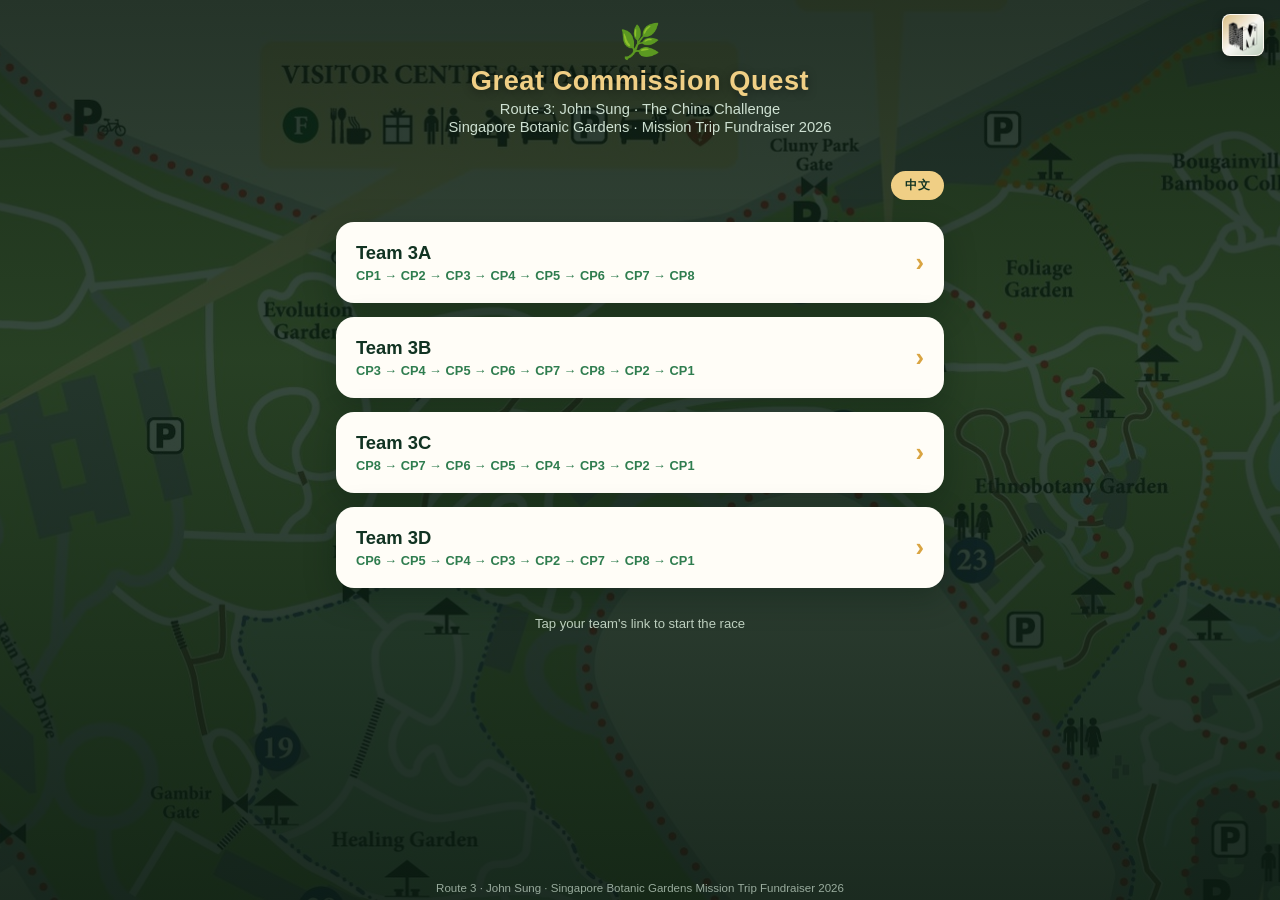
<file: index.html>
<!DOCTYPE html>
<html lang="en">
<head>
<meta charset="UTF-8" />
<meta name="viewport" content="width=device-width, initial-scale=1, maximum-scale=1, viewport-fit=cover" />
<title>SBG Mission Event 2026 — Route 3: John Sung Trail</title>
<link rel="stylesheet" href="assets/style.css" />
</head>
<body>
  <div class="site-header">
    <img class="site-logo" src="assets/images/mm-logo.png" alt="Mission logo" />
    <span class="emoji">🌿</span>
    <h1 id="siteTitle">Great Commission Quest</h1>
    <p id="routeLine">Route 3: John Sung &middot; The China Challenge</p>
    <p id="eventLine">Singapore Botanic Gardens &middot; Mission Trip Fundraiser 2026</p>
  </div>
  <div class="wrap">
    <div class="top-actions index-top-actions">
      <span></span>
      <button type="button" class="lang-toggle" id="langToggle">中文</button>
    </div>
    <div id="teamList" class="team-list"></div>
    <p class="index-note" id="indexNote">Tap your team's link to start the race</p>
  </div>
  <div class="site-footer" id="siteFooter">Route 3 &middot; John Sung &middot; Singapore Botanic Gardens Mission Trip Fundraiser 2026</div>

  <script src="assets/data.js"></script>
  <script>
    (function () {
      function renderPage() {
        document.title = t("pageTitleIndex");
        document.getElementById("siteTitle").innerHTML = t("siteTitle");
        document.getElementById("routeLine").innerHTML = t("routeLine");
        document.getElementById("eventLine").innerHTML = t("eventLine");
        document.getElementById("indexNote").innerHTML = t("indexNote");
        document.getElementById("siteFooter").innerHTML = t("footerIndex");
        document.getElementById("langToggle").textContent = t("langToggle");

        const list = document.getElementById("teamList");
        let html = "";
        Object.keys(TEAMS).forEach((teamId) => {
          const team = TEAMS[teamId];
          const seqText = team.sequence.map((n) => "CP" + n).join(" &rarr; ");
          html += `
            <a class="team-row" href="Team%20${teamId}.html">
              <span class="team-row-text">
                <span class="team-row-name">${teamLabel(team)}</span>
                <span class="team-row-seq">${seqText}</span>
              </span>
              <span class="team-row-chevron">&rsaquo;</span>
            </a>`;
        });
        list.innerHTML = html;
      }

      document.getElementById("langToggle").addEventListener("click", () => {
        setLang(getLang() === "zh" ? "en" : "zh");
        renderPage();
      });

      renderPage();
    })();
  </script>
</body>
</html>
</file>
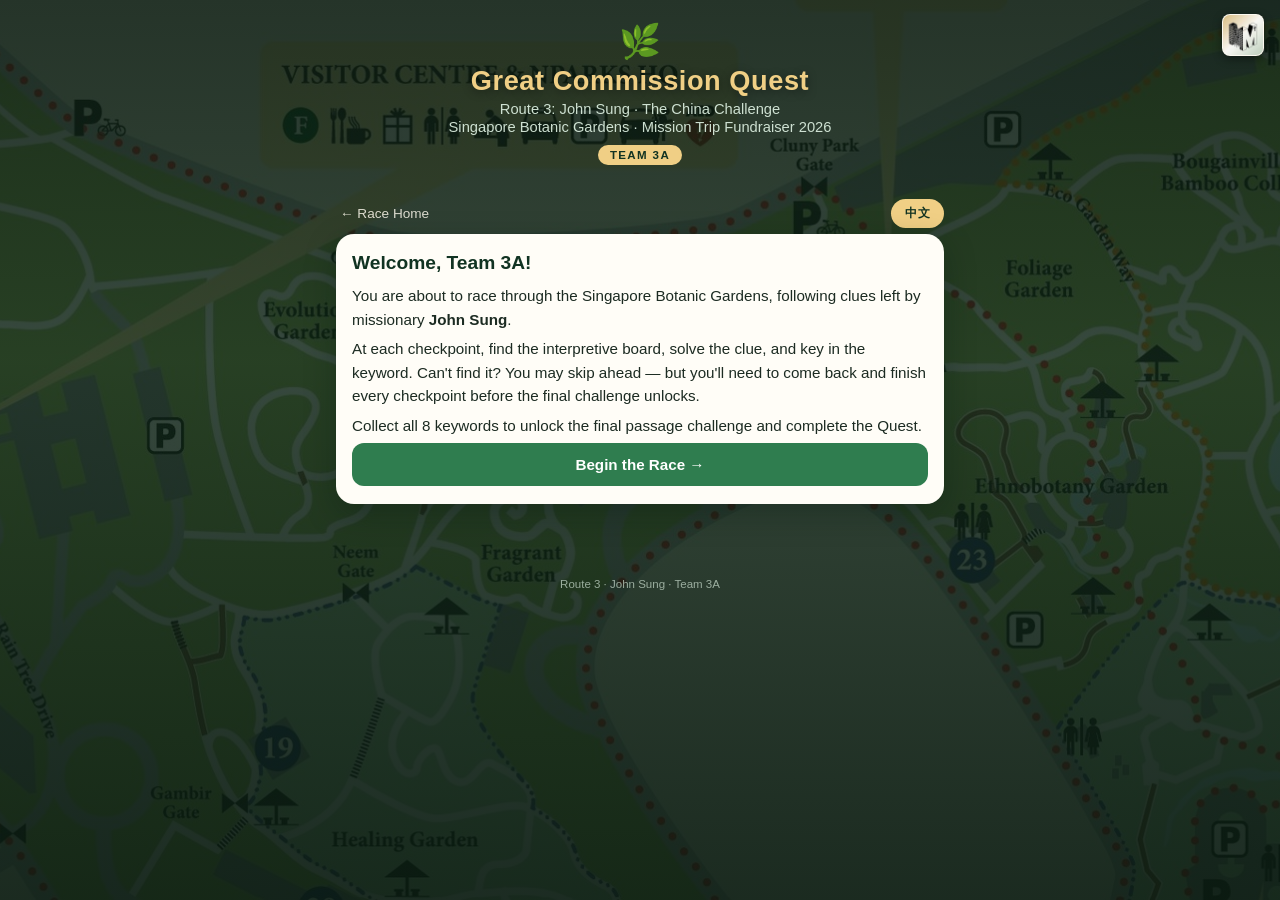
<file: Team 3A.html>
<!DOCTYPE html>
<html lang="en">
<head>
<meta charset="UTF-8" />
<meta name="viewport" content="width=device-width, initial-scale=1, maximum-scale=1, viewport-fit=cover" />
<title>Amazing Race — Team 3A — John Sung Trail</title>
<link rel="stylesheet" href="assets/style.css" />
</head>
<body data-team="3A">
  <div id="app"></div>
  <script src="assets/data.js"></script>
  <script src="assets/game.js"></script>
</body>
</html>
</file>
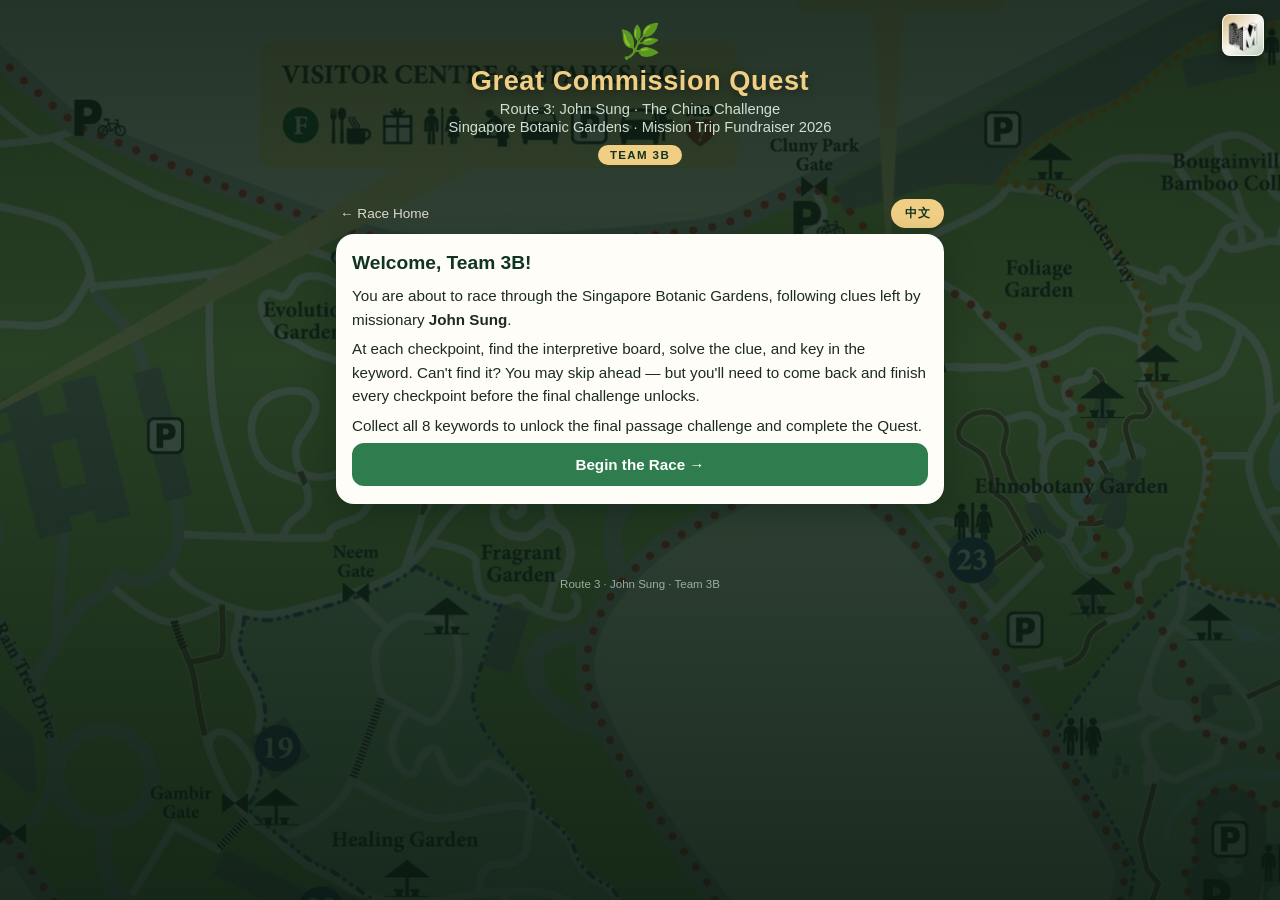
<file: Team 3B.html>
<!DOCTYPE html>
<html lang="en">
<head>
<meta charset="UTF-8" />
<meta name="viewport" content="width=device-width, initial-scale=1, maximum-scale=1, viewport-fit=cover" />
<title>Amazing Race — Team 3B — John Sung Trail</title>
<link rel="stylesheet" href="assets/style.css" />
</head>
<body data-team="3B">
  <div id="app"></div>
  <script src="assets/data.js"></script>
  <script src="assets/game.js"></script>
</body>
</html>
</file>
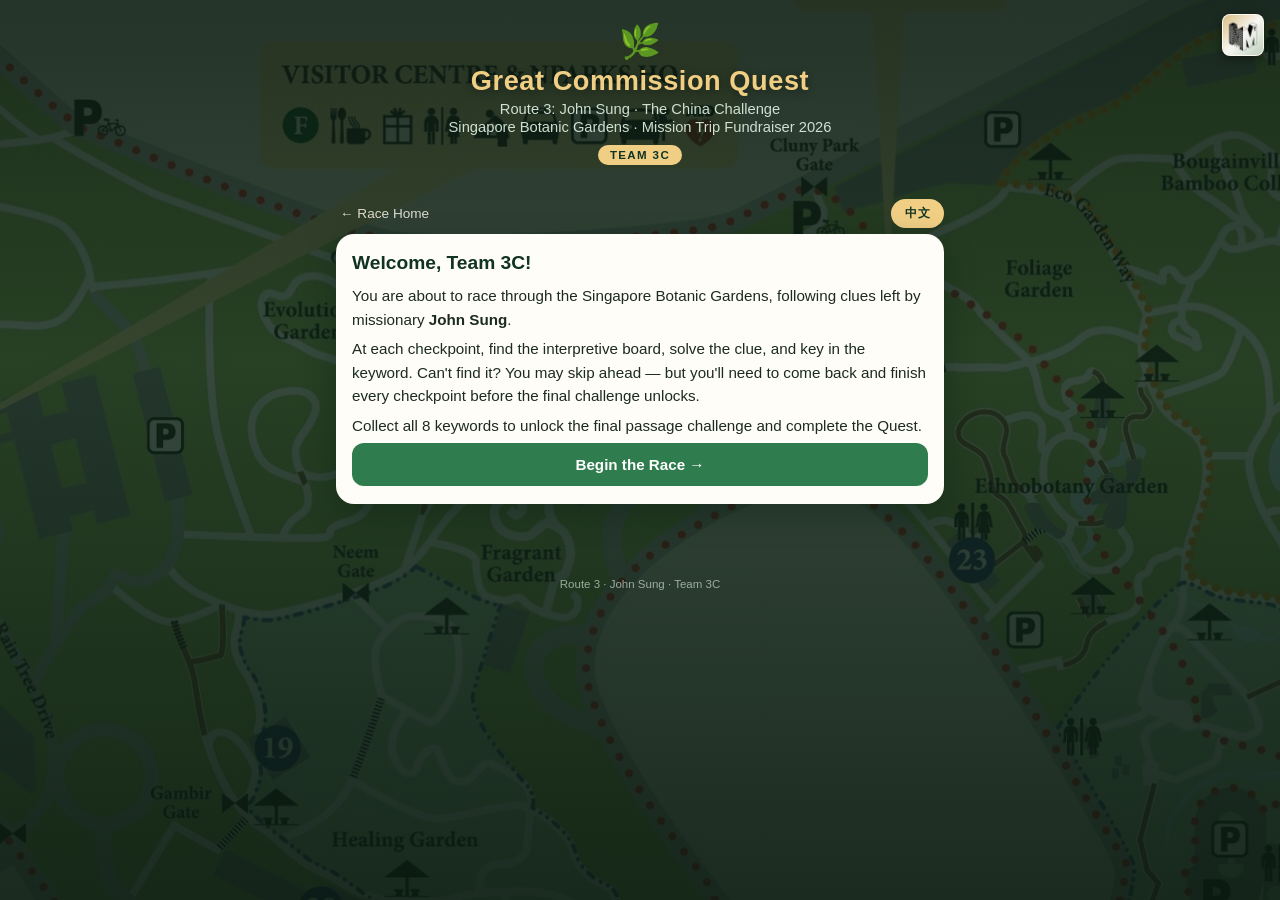
<file: Team 3C.html>
<!DOCTYPE html>
<html lang="en">
<head>
<meta charset="UTF-8" />
<meta name="viewport" content="width=device-width, initial-scale=1, maximum-scale=1, viewport-fit=cover" />
<title>Amazing Race — Team 3C — John Sung Trail</title>
<link rel="stylesheet" href="assets/style.css" />
</head>
<body data-team="3C">
  <div id="app"></div>
  <script src="assets/data.js"></script>
  <script src="assets/game.js"></script>
</body>
</html>
</file>
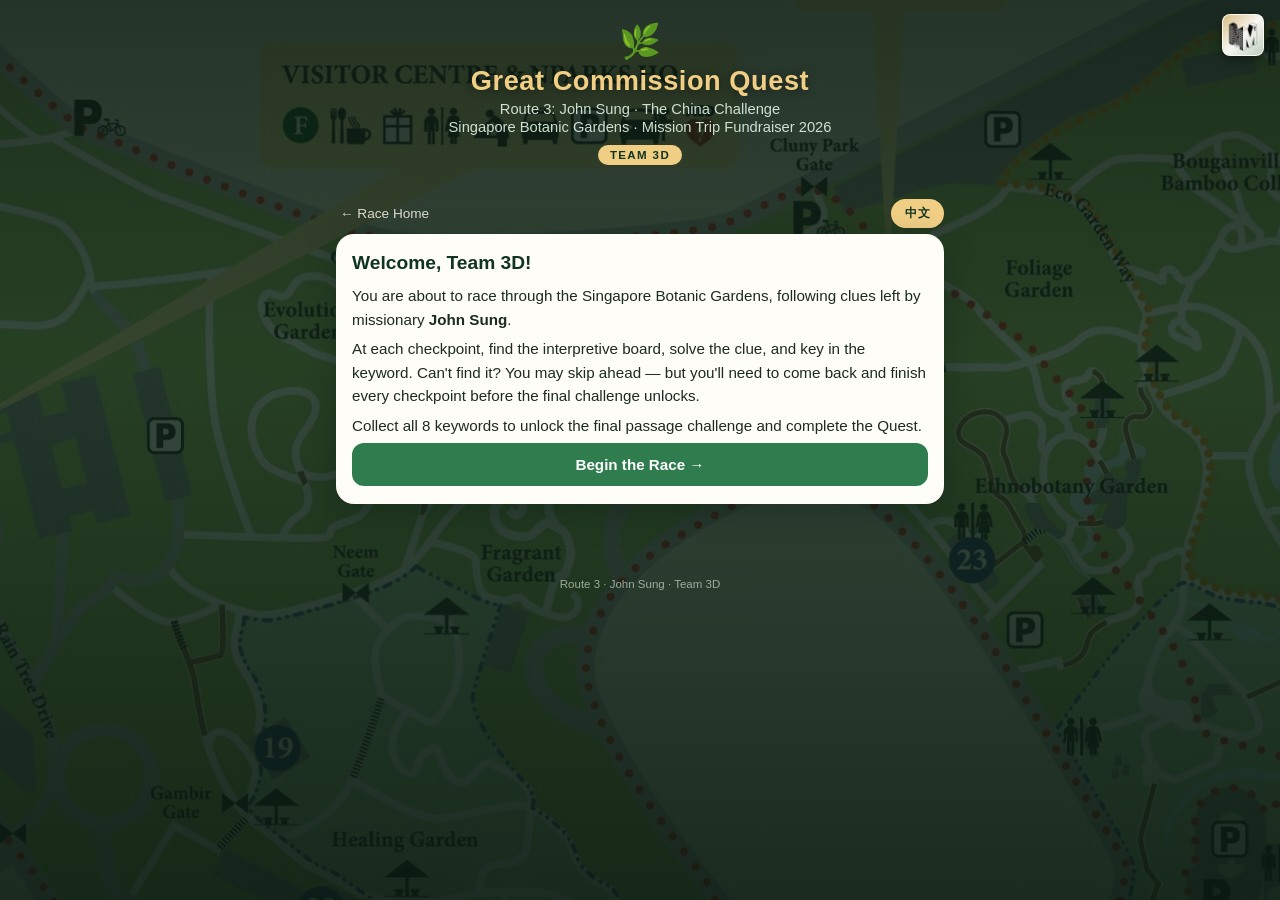
<file: Team 3D.html>
<!DOCTYPE html>
<html lang="en">
<head>
<meta charset="UTF-8" />
<meta name="viewport" content="width=device-width, initial-scale=1, maximum-scale=1, viewport-fit=cover" />
<title>Amazing Race — Team 3D — John Sung Trail</title>
<link rel="stylesheet" href="assets/style.css" />
</head>
<body data-team="3D">
  <div id="app"></div>
  <script src="assets/data.js"></script>
  <script src="assets/game.js"></script>
</body>
</html>
</file>
<file: assets/style.css>
/* ===========================================================
   Route 3: John Sung — Great Commission Quest
   Shared styles — mobile-first
   =========================================================== */

:root {
  --forest: #113322;
  --forest-2: #1c4a30;
  --leaf: #2f7d4f;
  --leaf-light: #6bb98a;
  --gold: #d9a441;
  --gold-light: #f0cf85;
  --cream: #faf6ea;
  --paper: #fffdf7;
  --ink: #1c2b22;
  --danger: #b93b3b;
  --shadow: 0 10px 30px rgba(10, 30, 18, 0.35);
  --radius: 18px;
}

* { box-sizing: border-box; }

html, body {
  margin: 0;
  padding: 0;
  min-height: 100%;
}

body {
  font-family: "Segoe UI", -apple-system, BlinkMacSystemFont, "Helvetica Neue", "PingFang SC", "Microsoft YaHei", "Noto Sans SC", Arial, sans-serif;
  color: var(--ink);
  background-color: var(--forest);
  background-image:
    linear-gradient(180deg, rgba(9, 26, 16, 0.88) 0%, rgba(11, 33, 20, 0.82) 40%, rgba(9, 26, 16, 0.92) 100%),
    url("images/garden-bg.jpg");
  background-size: cover;
  background-position: center;
  background-attachment: fixed;
  min-height: 100vh;
  display: flex;
  flex-direction: column;
}

.wrap {
  width: 100%;
  max-width: 640px;
  margin: 0 auto;
  padding: 18px 16px 40px;
  flex: 1;
  display: flex;
  flex-direction: column;
}

/* ---------- Header ---------- */
.site-header {
  position: relative;
  text-align: center;
  color: var(--cream);
  padding: 22px 10px 16px;
}
.site-logo {
  position: absolute;
  top: 10px;
  right: 12px;
  width: 34px;
  height: 34px;
  border-radius: 8px;
  box-shadow: 0 3px 10px rgba(0,0,0,0.4);
  border: 1px solid rgba(255,255,255,0.25);
  background: var(--cream);
  object-fit: cover;
}
.site-header .emoji { font-size: 2.1rem; display: block; margin-bottom: 4px; }
.site-header h1 {
  margin: 0 0 4px;
  font-size: 1.5rem;
  letter-spacing: 0.02em;
  color: var(--gold-light);
  text-shadow: 0 2px 10px rgba(0,0,0,0.4);
}
.site-header p {
  margin: 2px 0;
  font-size: 0.92rem;
  color: #dcefe0;
  opacity: 0.92;
}
.site-header .tag {
  display: inline-block;
  margin-top: 8px;
  font-size: 0.72rem;
  letter-spacing: 0.12em;
  text-transform: uppercase;
  color: var(--forest);
  background: var(--gold-light);
  padding: 4px 12px;
  border-radius: 999px;
  font-weight: 700;
}

/* ---------- Team select list (index) ---------- */
.team-list {
  display: flex;
  flex-direction: column;
  gap: 14px;
  margin-top: 18px;
}
.team-row {
  display: flex;
  align-items: center;
  justify-content: space-between;
  gap: 12px;
  text-decoration: none;
  background: var(--paper);
  border-radius: var(--radius);
  padding: 20px 20px;
  box-shadow: var(--shadow);
  transition: transform 0.15s ease;
}
.team-row:active { transform: scale(0.98); }
.team-row-text { display: flex; flex-direction: column; gap: 4px; }
.team-row-name {
  font-size: 1.15rem;
  font-weight: 800;
  color: var(--forest);
}
.team-row-seq {
  font-size: 0.8rem;
  font-weight: 600;
  color: var(--leaf);
  word-break: break-word;
}
.team-row-chevron {
  font-size: 1.6rem;
  font-weight: 800;
  color: var(--gold);
  flex-shrink: 0;
}
.index-note {
  text-align: center;
  color: #d8ead9;
  font-size: 0.82rem;
  margin-top: 26px;
  line-height: 1.5;
  opacity: 0.85;
}

/* ---------- Cards / panels ---------- */
.card {
  background: var(--paper);
  border-radius: var(--radius);
  box-shadow: var(--shadow);
  padding: 18px 16px;
  margin-bottom: 16px;
}
.card h2 {
  margin: 0 0 10px;
  font-size: 1.2rem;
  color: var(--forest);
}
.card h3 {
  margin: 16px 0 6px;
  font-size: 0.86rem;
  text-transform: uppercase;
  letter-spacing: 0.08em;
  color: var(--leaf);
}
.card p { line-height: 1.55; font-size: 0.95rem; margin: 6px 0; }

.card img.photo {
  width: 100%;
  border-radius: 12px;
  display: block;
  margin: 8px 0;
  border: 1px solid #e6ddc4;
}
.photo-caption {
  font-size: 0.75rem;
  color: #6d6350;
  text-align: center;
  margin-top: -2px;
}
.plus-code-row {
  text-align: center;
  font-size: 0.82rem;
  font-weight: 700;
  color: var(--forest);
  margin: 8px 0 4px;
}

/* ---------- Progress dots ---------- */
.progress-row {
  display: flex;
  justify-content: center;
  gap: 8px;
  flex-wrap: wrap;
  margin: 14px 0 6px;
}
.dot {
  width: 34px;
  height: 34px;
  border-radius: 8px;
  border: none;
  display: flex;
  align-items: center;
  justify-content: center;
  font-size: 0.8rem;
  font-weight: 700;
  color: #fff;
  background: rgba(255,255,255,0.15);
  border: 2px solid rgba(255,255,255,0.35);
  cursor: default;
}
.dot.visited { cursor: pointer; }
.dot.current { border-color: var(--gold); box-shadow: 0 0 0 3px rgba(217,164,65,0.35); }
.dot.solved { background: var(--leaf); border-color: var(--leaf-light); }
.dot.skipped { background: var(--gold); color: var(--forest); border-color: var(--gold-light); }
.progress-caption {
  text-align: center;
  color: #dcefe0;
  font-size: 0.78rem;
  margin-bottom: 6px;
}

/* ---------- Form ---------- */
.field-label {
  font-size: 0.82rem;
  color: #4a5a4e;
  margin-bottom: 6px;
  display: block;
}
.pattern {
  font-family: "Courier New", monospace;
  letter-spacing: 4px;
  font-size: 1.1rem;
  color: var(--forest);
  margin: 2px 0 12px;
}
input[type="text"] {
  width: 100%;
  padding: 13px 14px;
  font-size: 1rem;
  border: 2px solid #d9d2b8;
  border-radius: 10px;
  background: #fff;
  color: var(--ink);
  margin-bottom: 10px;
}
input[type="text"]:focus {
  outline: none;
  border-color: var(--leaf);
}
input.blank-input {
  width: 100%;
  min-width: 90px;
  padding: 6px 8px;
  font-size: 0.95rem;
  border: 2px solid #d9d2b8;
  border-radius: 8px;
  text-align: center;
}
input.error { border-color: var(--danger); background: #fdf0f0; }
input.correct { border-color: var(--leaf); background: #f1f9f3; }

.status-msg {
  font-size: 0.88rem;
  font-weight: 600;
  margin: 4px 0 10px;
  min-height: 1.2em;
}
.status-msg.error { color: var(--danger); }
.status-msg.ok { color: var(--leaf); }
.status-msg.info { color: #6d6350; font-weight: 500; }

/* ---------- Buttons ---------- */
.btn-row {
  display: flex;
  gap: 10px;
  margin-top: 6px;
  flex-wrap: wrap;
}
button, .btn {
  font-family: inherit;
  font-size: 0.95rem;
  font-weight: 700;
  padding: 13px 16px;
  border-radius: 12px;
  border: none;
  cursor: pointer;
  flex: 1;
  min-width: 120px;
  text-align: center;
  text-decoration: none;
  display: inline-block;
}
.btn-primary {
  background: var(--leaf);
  color: #fff;
}
.btn-primary:active { background: var(--forest-2); }
.btn-primary:disabled { background: #b7c9bd; cursor: not-allowed; }
.btn-secondary {
  background: #eef1e6;
  color: var(--forest);
  border: 1px solid #d9d2b8;
}
.btn-ghost {
  background: transparent;
  color: var(--cream);
  border: 1px solid rgba(255,255,255,0.4);
  flex: none;
}
.btn-gold {
  background: var(--gold);
  color: var(--forest);
}
.btn-danger {
  background: var(--danger);
  color: #fff;
}
.btn-full { width: 100%; flex: none; }

.top-actions {
  display: flex;
  justify-content: space-between;
  align-items: center;
  margin-bottom: 6px;
}
.top-actions-right {
  display: flex;
  align-items: center;
  gap: 12px;
}
.index-top-actions {
  margin-bottom: 4px;
}
.back-link {
  color: var(--cream);
  text-decoration: none;
  font-size: 0.85rem;
  opacity: 0.85;
  padding: 6px 4px;
}
.reset-link {
  color: #f0cfcf;
  text-decoration: underline;
  font-size: 0.8rem;
  background: none;
  border: none;
  padding: 6px 4px;
  cursor: pointer;
}
.lang-toggle {
  color: var(--forest);
  background: var(--gold-light);
  border: none;
  font-size: 0.75rem;
  font-weight: 700;
  letter-spacing: 0.04em;
  padding: 6px 14px;
  border-radius: 999px;
  cursor: pointer;
  flex: none;
  min-width: 0;
  width: auto;
}
.lang-toggle:active { background: var(--gold); }

/* ---------- Passage ---------- */
.passage {
  font-size: 1rem;
  line-height: 2.1;
}
.passage input.blank-input {
  display: inline-block;
  width: auto;
  min-width: 80px;
  max-width: 150px;
  margin: 0 2px;
  vertical-align: baseline;
}
.word-bank {
  margin-top: 16px;
  padding-top: 12px;
  border-top: 1px dashed #d9d2b8;
}
.word-bank .chips {
  display: flex;
  flex-wrap: wrap;
  gap: 8px;
  margin-top: 8px;
}
.chip {
  background: var(--cream);
  border: 1px solid var(--gold);
  color: var(--forest);
  font-size: 0.82rem;
  padding: 6px 12px;
  border-radius: 999px;
  font-weight: 600;
}

/* ---------- Congrats ---------- */
.congrats-emoji { font-size: 3rem; text-align: center; display: block; margin-bottom: 6px; }
.congrats-card { text-align: center; }
.congrats-card h2 { font-size: 1.4rem; }
.gm-only-reset {
  text-align: center;
  margin-top: 18px;
}
.reset-link-discreet {
  background: none;
  border: none;
  color: rgba(220, 239, 224, 0.55);
  font-size: 0.74rem;
  text-decoration: underline;
  text-underline-offset: 2px;
  padding: 6px 10px;
  cursor: pointer;
  flex: none;
  width: auto;
}
.reset-link-discreet:active { color: rgba(220, 239, 224, 0.85); }

/* ---------- Modal ---------- */
.modal-overlay {
  position: fixed;
  inset: 0;
  background: rgba(10, 20, 12, 0.65);
  display: none;
  align-items: center;
  justify-content: center;
  z-index: 50;
  padding: 20px;
}
.modal-overlay.open { display: flex; }
.modal-box {
  background: var(--paper);
  border-radius: var(--radius);
  padding: 22px 20px;
  max-width: 380px;
  width: 100%;
  box-shadow: var(--shadow);
  text-align: center;
}
.modal-box .warn-icon { font-size: 2rem; }
.modal-box h3 { margin: 8px 0; color: var(--danger); }
.modal-box p { font-size: 0.9rem; line-height: 1.5; color: #4a4a4a; }
.modal-actions { display: flex; gap: 10px; margin-top: 16px; }

/* ---------- Facilitator master copy ---------- */
.gm-banner {
  background: linear-gradient(160deg, #7a2626, #4d1616);
  color: #ffe6e6;
  border: 1px solid rgba(255,255,255,0.25);
  border-radius: var(--radius);
  padding: 14px 16px;
  font-size: 0.85rem;
  text-align: center;
  font-weight: 700;
  margin-bottom: 16px;
  letter-spacing: 0.02em;
}
.gm-table {
  width: 100%;
  border-collapse: collapse;
  font-size: 0.86rem;
  margin-top: 8px;
}
.gm-table th, .gm-table td {
  text-align: left;
  padding: 9px 8px;
  border-bottom: 1px solid #e6ddc4;
  vertical-align: top;
}
.gm-table th {
  font-size: 0.7rem;
  text-transform: uppercase;
  letter-spacing: 0.06em;
  color: var(--leaf);
}
.gm-table tr:last-child td { border-bottom: none; }
.gm-table .ans {
  font-weight: 800;
  color: var(--forest);
  background: #f1f9f3;
  padding: 2px 8px;
  border-radius: 6px;
  display: inline-block;
}
.gm-seq {
  font-size: 0.82rem;
  color: var(--leaf);
  font-weight: 600;
}
.passage.gm-passage {
  font-size: 0.98rem;
  line-height: 2.3;
}
.passage.gm-passage .fill {
  font-weight: 800;
  color: #fff;
  background: var(--leaf);
  padding: 2px 8px;
  border-radius: 6px;
  white-space: nowrap;
}

/* ---------- Footer ---------- */
.site-footer {
  text-align: center;
  color: #b9ccbd;
  font-size: 0.72rem;
  padding: 18px 10px 6px;
  opacity: 0.8;
}

@media (min-width: 480px) {
  .site-header h1 { font-size: 1.7rem; }
  .site-logo { width: 42px; height: 42px; top: 14px; right: 16px; }
}
</file>
